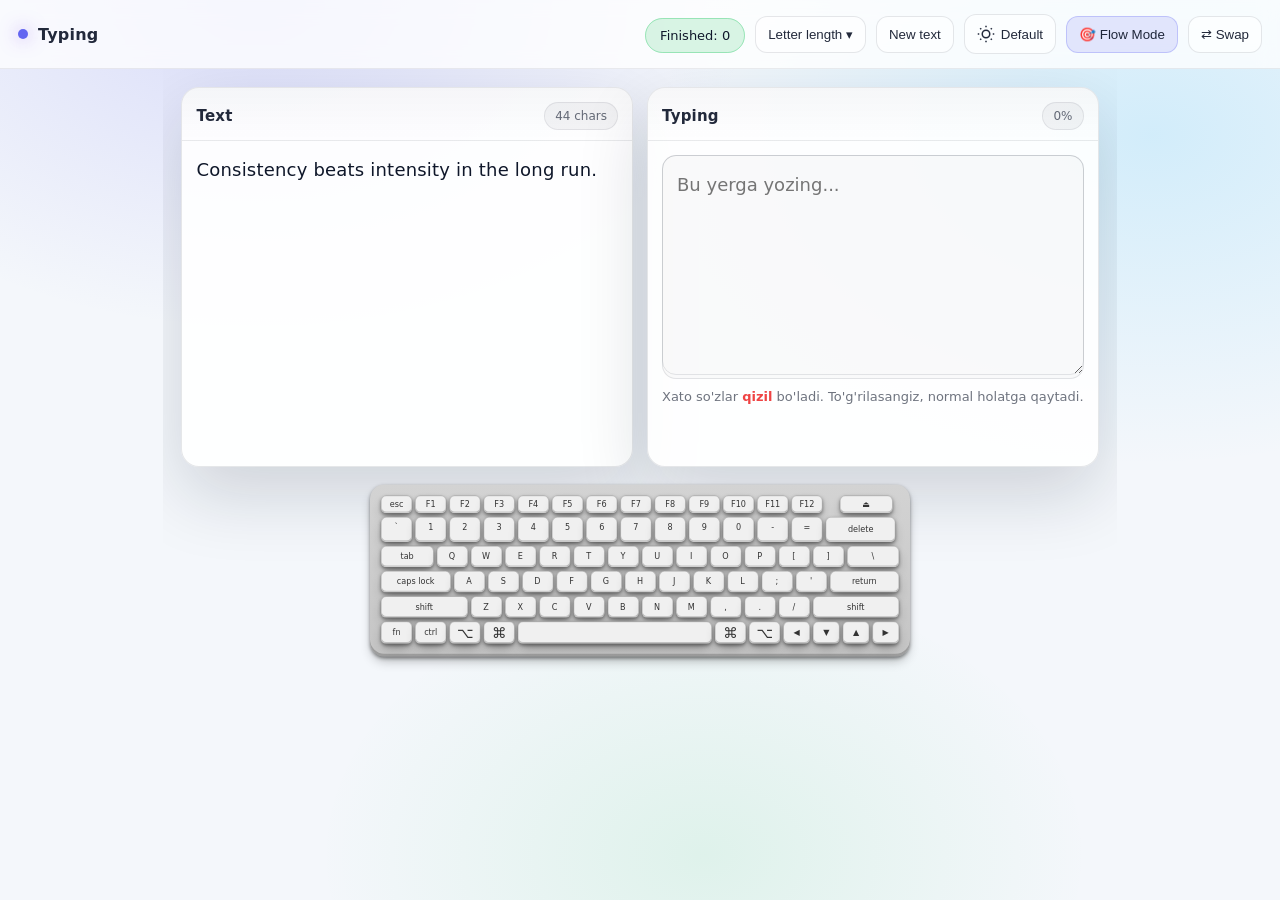
<file: frontend/index.html>
<!DOCTYPE html>
<html lang="uz">
<head>
  <meta charset="UTF-8" />
  <meta name="viewport" content="width=device-width, initial-scale=1.0"/>
  <title>Typing Practice</title>
  <link rel="stylesheet" href="style.css"/>
</head>
<body>

  <header class="topbar">
    <div class="brand">
      <span class="logo-dot"></span>
      <span class="brand-title">Typing</span>
    </div>
        <div class="topbar-actions">
          <div class="stats">
            <span class="pill" id="userFinishedPill">Finished: 0</span>
          </div>

          <div class="dropdown">
            <button id="lengthBtn" class="btn ghost" type="button">Letter length ▾</button>
            <div id="lengthMenu" class="menu hidden">
              <button class="menu-item" data-length="short">Kam</button>
              <button class="menu-item" data-length="medium">O'rtacha</button>
              <button class="menu-item" data-length="long">Uzunroq</button>
              <button class="menu-item" data-length="xlong">Juda uzun</button>
            </div>
          </div>

          <button id="newTextBtn" class="btn ghost">New text</button>
          
          <!-- 🎨 THEME SWITCHER BUTTON -->
          <button id="themeBtn" class="btn ghost" title="Fonni o'zgartirish">
            <svg width="18" height="18" viewBox="0 0 24 24" fill="none" stroke="currentColor" stroke-width="2">
              <circle cx="12" cy="12" r="5"></circle>
              <line x1="12" y1="1" x2="12" y2="3"></line>
              <line x1="12" y1="21" x2="12" y2="23"></line>
              <line x1="4.22" y1="4.22" x2="5.64" y2="5.64"></line>
              <line x1="18.36" y1="18.36" x2="19.78" y2="19.78"></line>
              <line x1="1" y1="12" x2="3" y2="12"></line>
              <line x1="21" y1="12" x2="23" y2="12"></line>
              <line x1="4.22" y1="19.78" x2="5.64" y2="18.36"></line>
              <line x1="18.36" y1="5.64" x2="19.78" y2="4.22"></line>
            </svg>
            <span id="themeName">Default</span>
          </button>
          
          <button id="modeToggle" class="btn primary" title="Rejimni o'zgartirish">
            <span id="modeIcon">🎯</span>
            <span id="modeName">Flow Mode</span>
          </button>
          
          <button id="swapBtn" class="btn ghost classic-only" title="Panel joyini almashtirish">⇄ Swap</button>
        </div>

  </header>

  <main class="page">
    
    <!-- 🎯 FLOW MODE (MonkeyType style) -->
    <section class="flow-mode hidden" id="flowMode">
      <!-- Timer selector -->
      <div class="flow-config">
        <div class="timer-selector">
          <button class="timer-btn" data-time="15">15s</button>
          <button class="timer-btn active" data-time="30">30s</button>
          <button class="timer-btn" data-time="60">60s</button>
        </div>
      </div>

      <!-- Live stats -->
      <div class="flow-stats">
        <div class="stat">
          <div class="stat-value" id="flowWpm">0</div>
          <div class="stat-label">wpm</div>
        </div>
        <div class="stat">
          <div class="stat-value" id="flowAcc">100%</div>
          <div class="stat-label">accuracy</div>
        </div>
        <div class="stat">
          <div class="stat-value" id="flowTime">30</div>
          <div class="stat-label">time</div>
        </div>
      </div>

      <!-- Words container -->
      <div class="flow-words-container">
        <div class="flow-words" id="flowWords"></div>
        <input type="text" id="flowInput" class="flow-input" autocomplete="off" autocorrect="off" spellcheck="false">
      </div>

      <!-- Result screen -->
      <div class="flow-result hidden" id="flowResult">
        <h2 class="result-title">Test yakunlandi! 🎉</h2>
        <div class="result-stats">
          <div class="result-stat-big">
            <div class="result-value" id="resultWpm">0</div>
            <div class="result-label">WPM</div>
          </div>
          <div class="result-stat-big">
            <div class="result-value" id="resultAcc">100%</div>
            <div class="result-label">Accuracy</div>
          </div>
        </div>
        <div class="result-details">
          <div class="result-detail">
            <span class="detail-label">To'g'ri so'zlar:</span>
            <span class="detail-value" id="resultCorrect">0</span>
          </div>
          <div class="result-detail">
            <span class="detail-label">Xato so'zlar:</span>
            <span class="detail-value" id="resultWrong">0</span>
          </div>
          <div class="result-detail">
            <span class="detail-label">Vaqt:</span>
            <span class="detail-value" id="resultTime">30s</span>
          </div>
        </div>
        <button class="result-btn" id="flowRetry">
          <svg width="20" height="20" viewBox="0 0 24 24" fill="none" stroke="currentColor" stroke-width="2">
            <polyline points="1 4 1 10 7 10"></polyline>
            <path d="M3.51 15a9 9 0 1 0 2.13-9.36L1 10"></path>
          </svg>
          Qayta urinish (Enter)
        </button>
      </div>
    </section>

    <!-- 📋 CLASSIC MODE (Original two-panel style) -->
    <section class="panels" id="panels">
      <!-- LEFT: SOURCE TEXT -->
      <div class="panel card" id="sourcePanel">
        <div class="panel-head">
          <h2 class="panel-title">Text</h2>
          <div class="panel-meta">
            <span class="pill" id="textLenPill">0 chars</span>
          </div>
        </div>

        <div class="panel-body">
          <div id="sourceText" class="source-text" aria-label="Random text"></div>
        </div>
      </div>

      <!-- RIGHT: TYPING -->
      <div class="panel card" id="typingPanel">
        <div class="panel-head">
          <h2 class="panel-title">Typing</h2>
          <div class="panel-meta">
            <span class="pill" id="progressPill">0%</span>
          </div>
        </div>

        <div class="panel-body">
          <!-- overlay: colored compare output -->
          <div class="typing-wrap">
            <div id="compareView" class="compare-view" aria-hidden="true"></div>
            <textarea
              id="typingInput"
              class="typing-input"
              placeholder="Bu yerga yozing..."
              autocomplete="off"
              autocorrect="off"
              autocapitalize="off"
              spellcheck="false"
            ></textarea>
          </div>

          <div class="hint">
            Xato so'zlar <span class="hint-bad">qizil</span> bo'ladi. To'g'rilasangiz, normal holatga qaytadi.
          </div>
            <button id="doneBtn" class="done-btn hidden" type="button">✅ Tayyor</button>

        </div>
      </div>
    </section>

    <section class="keyboard-area">
      <!-- ====== KEYBOARD ====== -->
      <div class="keyboard" id="keyboard">
        <div class="row">
          <div class="key function-key">esc</div>
          <div class="key function-key">F1</div>
          <div class="key function-key">F2</div>
          <div class="key function-key">F3</div>
          <div class="key function-key">F4</div>
          <div class="key function-key">F5</div>
          <div class="key function-key">F6</div>
          <div class="key function-key">F7</div>
          <div class="key function-key">F8</div>
          <div class="key function-key">F9</div>
          <div class="key function-key">F10</div>
          <div class="key function-key">F11</div>
          <div class="key function-key">F12</div>
          <div class="key eject-key">⏏</div>
        </div>

        <div class="row">
          <div class="key">`</div>
          <div class="key">1</div>
          <div class="key">2</div>
          <div class="key">3</div>
          <div class="key">4</div>
          <div class="key">5</div>
          <div class="key">6</div>
          <div class="key">7</div>
          <div class="key">8</div>
          <div class="key">9</div>
          <div class="key">0</div>
          <div class="key">-</div>
          <div class="key">=</div>
          <div class="key delete-key">delete</div>
        </div>

        <div class="row">
          <div class="key tab-key">tab</div>
          <div class="key">Q</div>
          <div class="key">W</div>
          <div class="key">E</div>
          <div class="key">R</div>
          <div class="key">T</div>
          <div class="key">Y</div>
          <div class="key">U</div>
          <div class="key">I</div>
          <div class="key">O</div>
          <div class="key">P</div>
          <div class="key">[</div>
          <div class="key">]</div>
          <div class="key backslash-key">\</div>
        </div>

        <div class="row">
          <div class="key caps-lock-key">caps lock</div>
          <div class="key">A</div>
          <div class="key">S</div>
          <div class="key">D</div>
          <div class="key">F</div>
          <div class="key">G</div>
          <div class="key">H</div>
          <div class="key">J</div>
          <div class="key">K</div>
          <div class="key">L</div>
          <div class="key">;</div>
          <div class="key">'</div>
          <div class="key return-key">return</div>
        </div>

        <div class="row">
          <div class="key shift-key">shift</div>
          <div class="key">Z</div>
          <div class="key">X</div>
          <div class="key">C</div>
          <div class="key">V</div>
          <div class="key">B</div>
          <div class="key">N</div>
          <div class="key">M</div>
          <div class="key">,</div>
          <div class="key">.</div>
          <div class="key">/</div>
          <div class="key shift-key">shift</div>
        </div>

        <div class="row">
          <div class="key">fn</div>
          <div class="key ctrl-key">ctrl</div>
          <div class="key alt-key">⌥</div>
          <div class="key command-key">⌘</div>
          <div class="key space-key"></div>
          <div class="key command-key">⌘</div>
          <div class="key alt-key">⌥</div>
          <div class="key arrow-key">◀</div>
          <div class="key arrow-key">▼</div>
          <div class="key arrow-key">▲</div>
          <div class="key arrow-key">▶</div>
        </div>
      </div>
      <!-- ====== /KEYBOARD ====== -->
    </section>
  </main>

  <script src="app.js"></script>
</body>
</html>
</file>
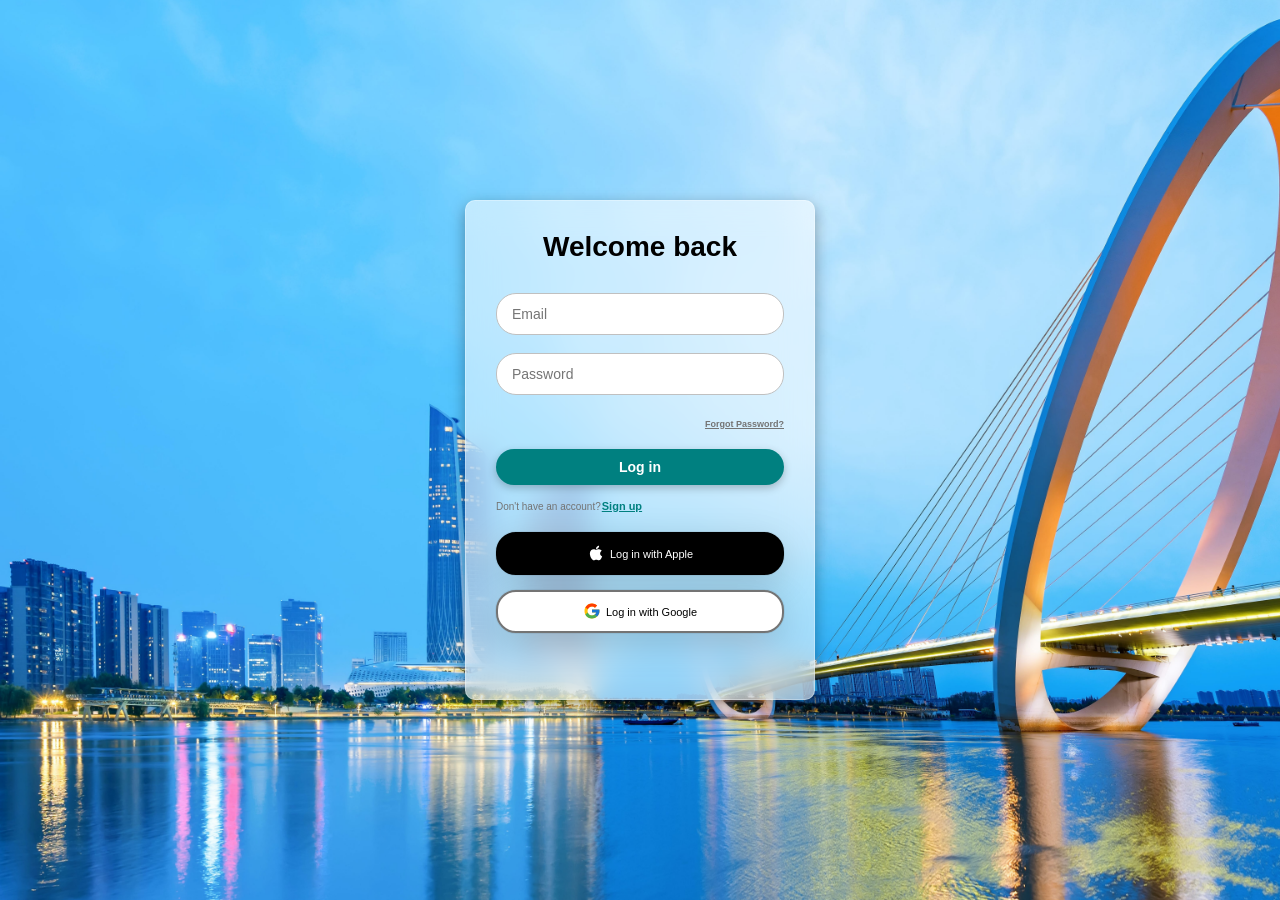
<file: frontend/login.html>
<!DOCTYPE html>
<html lang="en">
<head>
  <meta charset="UTF-8" />
  <meta name="viewport" content="width=device-width, initial-scale=1.0" />
  <title>Login</title>
  <link rel="stylesheet" href="login.css" />
</head>

<body class="page-center" id="loginPage">

  <div class="form-container" id="loginCard">
    <!-- ✅ Alert overlay shu yerga chiqadi -->
    <div id="loginToastArea" class="toast-area" aria-live="polite"></div>

    <p class="title">Welcome back</p>

    <form class="form" id="loginForm">
      <input
        type="email"
        class="input"
        placeholder="Email"
        id="email"
        required
        autocomplete="username"
      />

      <input
        type="password"
        class="input"
        placeholder="Password"
        id="password"
        required
        autocomplete="current-password"
      />

      <p class="page-link">
        <span class="page-link-label">Forgot Password?</span>
      </p>

      <button class="form-btn" id="loginBtn" type="submit">Log in</button>
    </form>

    <p class="sign-up-label">
      Don't have an account?<span class="sign-up-link" onclick="window.location.href='register.html'">Sign up</span>
    </p>

    <div class="buttons-container">
      <div class="apple-login-button">
        <svg stroke="currentColor" fill="currentColor" stroke-width="0" class="apple-icon" viewBox="0 0 1024 1024" height="1em" width="1em" xmlns="http://www.w3.org/2000/svg">
          <path d="M747.4 535.7c-.4-68.2 30.5-119.6 92.9-157.5-34.9-50-87.7-77.5-157.3-82.8-65.9-5.2-138 38.4-164.4 38.4-27.9 0-91.7-36.6-141.9-36.6C273.1 298.8 163 379.8 163 544.6c0 48.7 8.9 99 26.7 150.8 23.8 68.2 109.6 235.3 199.1 232.6 46.8-1.1 79.9-33.2 140.8-33.2 59.1 0 89.7 33.2 141.9 33.2 90.3-1.3 167.9-153.2 190.5-221.6-121.1-57.1-114.6-167.2-114.6-170.7zm-105.1-305c50.7-60.2 46.1-115 44.6-134.7-44.8 2.6-96.6 30.5-126.1 64.8-32.5 36.8-51.6 82.3-47.5 133.6 48.4 3.7 92.6-21.2 129-63.7z"></path>
        </svg>
        <span>Log in with Apple</span>
      </div>

      <div class="google-login-button">
        <svg stroke="currentColor" fill="currentColor" stroke-width="0" version="1.1" x="0px" y="0px" class="google-icon" viewBox="0 0 48 48" height="1em" width="1em" xmlns="http://www.w3.org/2000/svg">
          <path fill="#FFC107" d="M43.611,20.083H42V20H24v8h11.303c-1.649,4.657-6.08,8-11.303,8c-6.627,0-12-5.373-12-12
	c0-6.627,5.373-12,12-12c3.059,0,5.842,1.154,7.961,3.039l5.657-5.657C34.046,6.053,29.268,4,24,4C12.955,4,4,12.955,4,24
	c0,11.045,8.955,20,20,20c11.045,0,20-8.955,20-20C44,22.659,43.862,21.35,43.611,20.083z"></path>
          <path fill="#FF3D00" d="M6.306,14.691l6.571,4.819C14.655,15.108,18.961,12,24,12c3.059,0,5.842,1.154,7.961,3.039l5.657-5.657
	C34.046,6.053,29.268,4,24,4C16.318,4,9.656,8.337,6.306,14.691z"></path>
          <path fill="#4CAF50" d="M24,44c5.166,0,9.86-1.977,13.409-5.192l-6.19-5.238C29.211,35.091,26.715,36,24,36
	c-5.202,0-9.619-3.317-11.283-7.946l-6.522,5.025C9.505,39.556,16.227,44,24,44z"></path>
          <path fill="#1976D2" d="M43.611,20.083H42V20H24v8h11.303c-0.792,2.237-2.231,4.166-4.087,5.571
	c0.001-0.001,0.002-0.001,0.003-0.002l6.19,5.238C36.971,39.205,44,34,44,24C44,22.659,43.862,21.35,43.611,20.083z"></path>
        </svg>
        <span>Log in with Google</span>
      </div>
    </div>
  </div>

  <script src="login.js"></script>
</body>
</html>
</file>
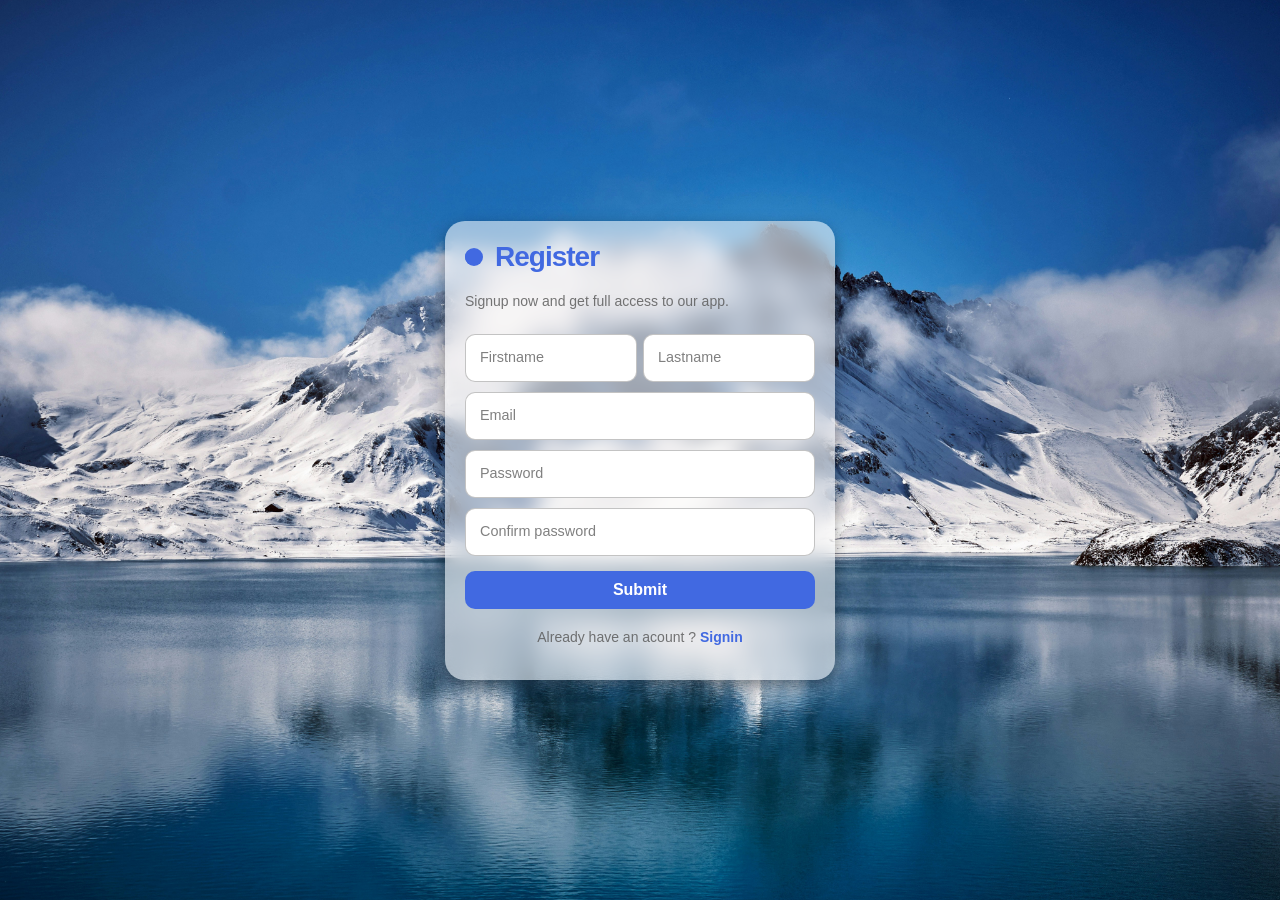
<file: frontend/register.html>
<!DOCTYPE html>
<html lang="uz">
<head>
  <meta charset="UTF-8" />
  <meta name="viewport" content="width=device-width, initial-scale=1.0" />
  <title>Register</title>
  <style>
    /* UMUMIY STILLAR */
    .page-center {
      margin: 0;
      padding: 0;
      min-height: 100vh;
      display: flex;
      justify-content: center;
      align-items: center;
      background-image: url('images/alps.jpeg');
      background-size: cover;
      background-position: center;
      background-repeat: no-repeat;
      background-attachment: fixed;
      font-family: "Lucida Sans", sans-serif;
    }

    /* REGISTER FORM */
    #registerPage .form {
      display: flex;
      flex-direction: column;
      gap: 10px;
      max-width: 350px;
      background-color: rgba(255, 255, 255, 0.55); /* 0.85 = 85% shaffof emas */
      backdrop-filter: blur(10px); /* Orqa fonni blur qiladi */
      padding: 20px;
      border-radius: 20px;
      box-shadow: rgba(0, 0, 0, 0.35) 0px 5px 15px;
    }
    #registerPage .title {
      font-size: 28px;
      color: royalblue;
      font-weight: 600;
      letter-spacing: -1px;
      display: flex;
      align-items: center;
      padding-left: 30px;
      margin: 0 0 10px 0;
      position: relative;
    }

    #registerPage .title::before,
    #registerPage .title::after {
      position: absolute;
      content: "";
      height: 16px;
      width: 16px;
      border-radius: 50%;
      left: 0px;
      background-color: royalblue;
    }

    #registerPage .title::after {
      width: 18px;
      height: 18px;
      animation: pulse 1s linear infinite;
    }

    #registerPage .message,
    #registerPage .signin {
      color: rgba(88, 87, 87, 0.822);
      font-size: 14px;
      margin: 0 0 15px 0;
    }

    #registerPage .signin {
      text-align: center;
      margin-top: 10px;
    }

    #registerPage .signin a {
      color: royalblue;
      text-decoration: none;
      font-weight: 600;
    }

    #registerPage .flex {
      display: flex;
      width: 100%;
      gap: 6px;
    }

    #registerPage .form label {
      position: relative;
      display: block;
      width: 100%;
    }

    #registerPage .form label .input {
      width: 100%;
      padding: 10px 10px 20px 10px;
      outline: 0;
      border: 1px solid rgba(105, 105, 105, 0.397);
      border-radius: 10px;
      box-sizing: border-box;
      font-size: 14px;
      transition: border-color 0.3s ease;
    }

    #registerPage .form label .input:focus {
      border-color: royalblue;
    }

    #registerPage .form label .input + span {
      position: absolute;
      left: 10px;
      top: 15px;
      color: grey;
      font-size: 0.9em;
      cursor: text;
      transition: 0.3s ease;
      pointer-events: none;
      background: white;
      padding: 0 5px;
    }

    #registerPage .form label .input:focus + span,
    #registerPage .form label .input:valid + span {
      top: 30px;
      font-size: 0.7em;
      font-weight: 600;
    }

    #registerPage .form label .input:valid + span {
      color: green;
    }

    #registerPage .submit {
      border: none;
      outline: none;
      background-color: royalblue;
      padding: 10px;
      border-radius: 10px;
      color: #fff;
      font-size: 16px;
      font-weight: 600;
      cursor: pointer;
      transition: all 0.3s ease;
      margin-top: 5px;
    }

    #registerPage .submit:hover {
      background-color: rgb(56, 90, 194);
      transform: translateY(-1px);
    }

    @keyframes pulse {
      from {
        transform: scale(0.9);
        opacity: 1;
      }
      to {
        transform: scale(1.8);
        opacity: 0;
      }
    }
  </style>
</head>
<body class="page-center" id="registerPage">
  <!-- From Uiverse.io by Yaya12085 -->
  <form class="form" id="registerForm">
      <p class="title">Register</p>
      <p class="message">Signup now and get full access to our app.</p>

      <div class="flex">
          <label>
              <input required placeholder="" type="text" class="input" id="firstname">
              <span>Firstname</span>
          </label>

          <label>
              <input required placeholder="" type="text" class="input" id="lastname">
              <span>Lastname</span>
          </label>
      </div>

      <label>
          <input required placeholder="" type="email" class="input" id="email">
          <span>Email</span>
      </label>

      <label>
          <input required placeholder="" type="password" class="input" id="password">
          <span>Password</span>
      </label>

      <label>
          <input required placeholder="" type="password" class="input" id="confirm_password">
          <span>Confirm password</span>
      </label>

      <button class="submit" type="submit" id="submitBtn">Submit</button>

      <p class="signin">
        Already have an acount ? <a href="login.html">Signin</a>
      </p>
  </form>

  <script src="register.js"></script>
</body>
</html>
</file>
<file: frontend/style.css>
/* =========================================================
   1) BASE (SENING ASOSIY SAYT STILING)
   ========================================================= */
:root{
  --bg: #f4f7fb;                 /* sahifa foni */
  --panel: #ffffff;              /* card */
  --panel-2: #ffffff;
  --stroke: rgba(15,23,42,0.08); /* border */
  --text: rgba(15,23,42,0.92);   /* asosiy text */
  --muted: rgba(15,23,42,0.60);  /* ikkilamchi text */
  --good: #16a34a;
  --bad: #ef4444;
  --accent: #6366f1;             /* zamonaviy indigo */
  --shadow: 0 28px 70px rgba(15,23,42,0.16);

  /* Alert ranglari */
  --danger: #f85149;
  --danger-text: #b42318;
  --danger-border: rgba(248,81,73,0.55);
}

*{ box-sizing: border-box; }
html, body{ 
  height: 100%; 
  overflow: hidden; /* No scroll! */
}

body{
  margin: 0;
  font-family: system-ui, -apple-system, Segoe UI, Roboto, Arial, sans-serif;
  background:
    radial-gradient(900px 600px at 20% 0%, rgba(99,102,241,0.18), transparent 55%),
    radial-gradient(900px 600px at 90% 15%, rgba(56,189,248,0.18), transparent 55%),
    radial-gradient(700px 500px at 55% 95%, rgba(34,197,94,0.10), transparent 55%),
    var(--bg);
  color: var(--text);
  display: flex;
  flex-direction: column;
}

/* =========================================================
   2) TOPBAR
   ========================================================= */
.topbar{
  position: sticky;
  top: 0;
  z-index: 5;
  display:flex;
  align-items:center;
  justify-content: space-between;
  padding: 14px 18px;
  border-bottom: 1px solid rgba(15,23,42,0.08);
  backdrop-filter: blur(10px);
  background: rgba(255,255,255,0.75);
}

.brand{
  display:flex;
  align-items:center;
  gap: 10px;
}
.logo-dot{
  width: 10px; height: 10px;
  border-radius: 999px;
  background: var(--accent);
  box-shadow: 0 0 18px rgba(124,58,237,0.55);
}
.brand-title{ font-weight: 700; letter-spacing: 0.2px; }

.topbar-actions{
  display:flex;
  gap: 10px;
  align-items: center;
}

/* Buttons (topbar) */
.btn{
  border: 1px solid rgba(15,23,42,0.10);
  padding: 10px 12px;
  border-radius: 12px;
  background: rgba(255,255,255,0.80);
  color: rgba(15,23,42,0.92);
  cursor: pointer;
  transition: transform .08s, background-color .2s, border-color .2s, box-shadow .2s;
}
.btn:hover{
  background: #ffffff;
  box-shadow: 0 10px 22px rgba(15,23,42,0.08);
}
.btn:active{ transform: translateY(1px); }

.btn.primary{
  background: rgba(99,102,241,0.15);
  border-color: rgba(99,102,241,0.28);
}
.btn.primary:hover{
  background: rgba(99,102,241,0.22);
}
.btn.ghost{
  background: rgba(255,255,255,0.55);
}

/* =========================================================
   3) MAIN LAYOUT (typing project)
   ========================================================= */
.page{
  max-width: 1200px;
  margin: 0 auto;
  padding: 18px 18px 26px;
  flex: 1;
  display: flex;
  flex-direction: column;
  overflow: hidden;
}

.panels{
  display: grid;
  grid-template-columns: 1fr 1fr;
  gap: 14px;
  align-items: stretch;
}

.card{
  background: rgba(255,255,255,0.90);
  border: 1px solid rgba(15,23,42,0.10);
  border-radius: 18px;
  box-shadow: var(--shadow);
  overflow: hidden;
}
.card:hover{
  box-shadow: 0 34px 85px rgba(15,23,42,0.20);
}

.panel-head{
  display:flex;
  align-items:center;
  justify-content: space-between;
  padding: 14px 14px 10px;
  border-bottom: 1px solid rgba(15,23,42,0.06);
  background: linear-gradient(180deg, rgba(15,23,42,0.03), transparent);
}
.panel-title{
  margin: 0;
  font-size: 15px;
  letter-spacing: 0.2px;
}
.panel-meta{ display:flex; gap: 8px; align-items:center; }

.pill{
  font-size: 12px;
  padding: 6px 10px;
  border-radius: 999px;
  background: rgba(15,23,42,0.04);
  border: 1px solid rgba(15,23,42,0.08);
  color: rgba(15,23,42,0.62);
}

.panel-body{
  padding: 14px;
  min-height: 260px;
}

.source-text{
  font-size: var(--textSize, 18px);
  line-height: 1.65;
  color: #0f172a;
  letter-spacing: 0.2px;
  word-wrap: break-word;
}

/* Typing Compare */
.typing-wrap{
  position: relative;
  min-height: 220px;
}

.compare-view{
  position: absolute;
  inset: 0;
  padding: 14px;
  border-radius: 14px;
  background: rgba(15,23,42,0.02);
  border: 1px solid rgba(15,23,42,0.10);
  color: #0f172a;
  font-size: var(--textSize, 18px);
  line-height: 1.65;
  white-space: pre-wrap;
  word-break: break-word;
  pointer-events: none;
  font-family: inherit;
}

.typing-input{
  position: relative;
  width: 100%;
  min-height: 220px;
  padding: 14px;
  border-radius: 14px;
  background: transparent;
  border: 1px solid rgba(15,23,42,0.10);
  outline: none;
  resize: vertical;

  color: transparent;
  caret-color: rgba(15,23,42,0.90);
  font-size: var(--textSize, 18px);
  line-height: 1.65;
  font-family: inherit;
  white-space: pre-wrap;
  word-break: break-word;
  tab-size: 4;
}

.hint{
  margin-top: 10px;
  font-size: 13px;
  color: var(--muted);
}
.hint-bad{ color: var(--bad); font-weight: 700; }

/* compare word styles */
.w-ok{ color: #0f172a; }
.w-bad{
  color: var(--bad);
  text-decoration: underline;
  text-decoration-color: rgba(255,90,106,0.65);
  text-decoration-thickness: 2px;
}
.w-next{
  color: #0f172a;
  background: rgba(99,102,241,0.14);
  border-radius: 6px;
  padding: 0 4px;
}

/* Keyboard area */
.keyboard-area{
  margin-top: 0.5rem;
  display:flex;
  justify-content: center;
  flex-shrink: 0;
}

@media (max-width: 980px){
  .panels{ grid-template-columns: 1fr; }
}

/* =========================================================
   4) YOUR KEYBOARD CSS (AS IS)
   ========================================================= */
.keyboard {
  display: flex;
  flex-direction: column;
  gap: 4px;
  padding: 12px;
  padding-bottom: 14px;
  border-radius: 16px;
  background-color: #d3d3d3;
  background-image: linear-gradient(to bottom, #d3d3d3, #c5c5c5);
  box-shadow:
    rgba(0, 0, 0, 0.4) 0px 2px 4px,
    rgba(0, 0, 0, 0.3) 0px 7px 13px -3px,
    rgba(0, 0, 0, 0.2) 0px -3px 0px inset;
  width: 600px;
  user-select: none;
  transform: scale(0.9);
}

.row { display: flex; gap: 3px; }

.key {
  background-color: #f0f0f0;
  border: 1px solid #0003;
  border-radius: 6px;
  box-shadow:
    rgba(0, 0, 0, 0.4) 0px 2px 4px,
    rgba(0, 0, 0, 0.3) 0px 7px 13px -3px,
    rgba(0, 0, 0, 0.2) 0px -1px 0px inset;
  min-width: 35px;
  text-align: center;
  padding: 6px 4px;
  font-size: 9px;
  color: #333;
  cursor: pointer;
  transition: box-shadow 0.2s, background-color 0.2s, transform 0.1s;
}

.key:hover {
  background-color: #e0e0e0;
  transform: translateY(-2px);
  box-shadow:
    rgba(0, 0, 0, 0.4) 0px 2px 5px,
    rgba(0, 0, 0, 0.3) 0px 7px 16px -3px,
    rgba(0, 0, 0, 0.2) 0px -1px 0px inset;
}

.key:active {
  transform: translateY(1px);
  box-shadow:
    rgba(0, 0, 0, 0.4) 0px 2px 3px,
    rgba(0, 0, 0, 0.3) 0px 5px 10px -3px,
    rgba(0, 0, 0, 0.2) 0px -1px 0px inset;
}

.function-key { max-height: 25px; padding: 4px; }
.eject-key { margin-left: 16px; padding: 4px 24px; }
.delete-key { padding: 8px 24px; }
.tab-key, .backslash-key, .caps-lock-key, .return-key { flex: 2; }
.shift-key { flex: 3; }
.space-key { flex: 5; padding: 8px; min-width: 175px; }
.command-key, .alt-key { min-width: 35px; padding: 2px; font-size: 16px; }
.arrow-key { min-width: 30px; }

.key.is-pressed{
  background-color: #9ec5ff !important;
  transform: translateY(1px);
  box-shadow:
    rgba(0, 0, 0, 0.35) 0px 2px 3px,
    rgba(0, 0, 0, 0.25) 0px 5px 10px -3px,
    rgba(0, 0, 0, 0.18) 0px -1px 0px inset;
}

/* Dropdown */
.dropdown{ position: relative; display: inline-block; }
.menu{
  position: absolute;
  right: 0;
  top: calc(100% + 8px);
  min-width: 180px;
  padding: 8px;
  border-radius: 14px;
  border: 1px solid rgba(255,255,255,0.12);
  background: rgba(10,14,24,0.92);
  backdrop-filter: blur(10px);
  box-shadow: 0 16px 36px rgba(0,0,0,0.45);
  z-index: 10;
}
.menu.hidden{ display:none; }
.menu-item{
  width: 100%;
  text-align: left;
  padding: 10px 10px;
  border-radius: 10px;
  background: transparent;
  border: 1px solid transparent;
  color: rgba(255,255,255,0.88);
  cursor: pointer;
}
.menu-item:hover{
  background: rgba(255,255,255,0.08);
  border-color: rgba(255,255,255,0.10);
}

/* Done button */
#typingPanel .panel-body{
  position: relative;
  padding-bottom: 62px;
}
.done-btn{
  position: absolute;
  right: 14px;
  bottom: 14px;
  padding: 10px 16px;
  border-radius: 14px;
  border: 1px solid rgba(34,197,94,0.45);
  background: rgba(34,197,94,0.22);
  color: #0f172a;
  font-weight: 700;
  font-size: 13px;
  cursor: pointer;
  box-shadow: 0 8px 18px rgba(0,0,0,0.25);
  transition: transform .08s, background-color .2s, box-shadow .2s;
}
.done-btn:hover{
  background: rgba(34,197,94,0.30);
  box-shadow: 0 10px 22px rgba(34,197,94,0.18);
}
.done-btn:active{ transform: translateY(1px); }
.done-btn.hidden{ display:none; }

#userFinishedPill{
  font-size: 13px;
  padding: 9px 14px;
  border-radius: 999px;
  background: rgba(34,197,94,0.16);
  border: 1px solid rgba(34,197,94,0.35);
  color: #0f172a;
  align-self: center;
  transform: translateY(2px);
}

/* =========================================================
   5) AUTH PAGES: LOGIN + REGISTER (TO'QNASHMASIN)
   ========================================================= */

/* Markazga qo'yish (login/register) */
.page-center{
  min-height: 100vh;
  display: grid;
  place-items: center;
  padding: 24px;
}

/* -------------------- LOGIN (Uiverse akshat-patel28) -------------------- */
/* Bu stillar faqat login sahifada ishlasin */
#loginPage .form-container {
  width: 350px;
  min-height: 500px;
  background-color: #fff;
  box-shadow: rgba(0, 0, 0, 0.22) 0px 12px 34px;
  border-radius: 14px;
  padding: 20px 30px;
  position: relative;
}

#loginPage .title {
  text-align: center;
  margin: 10px 0 26px 0;
  font-size: 28px;
  font-weight: 800;
  color: #3b5be6;
  position: relative;
  padding-left: 30px;
  display:flex;
  align-items:center;
  justify-content:center;
}
#loginPage .title::before{
  content:"";
  width: 16px;
  height: 16px;
  border-radius: 999px;
  background: rgba(68,98,232,0.25);
  box-shadow: 0 0 0 6px rgba(68,98,232,0.10);
  position: absolute;
  left: 0;
}

#loginPage .form{
  width: 100%;
  display: flex;
  flex-direction: column;
  gap: 16px;
  margin-bottom: 12px;
}

#loginPage .input{
  border-radius: 20px;
  border: 1px solid rgba(15,23,42,0.18);
  outline: 0;
  padding: 12px 15px;
  font-size: 14px;
  color: #0f172a;
  background: #fff;
}
#loginPage .input:focus{
  border-color: rgba(68,98,232,0.6);
  box-shadow: 0 0 0 4px rgba(68,98,232,0.12);
}

#loginPage .page-link{
  margin: 0;
  text-align: end;
  color: #747474;
  font-size: 12px;
}
#loginPage .page-link-label{
  cursor: pointer;
  text-decoration: underline;
  font-weight: 700;
}
#loginPage .page-link-label:hover{ color: #000; }

#loginPage .form-btn{
  padding: 10px 15px;
  border-radius: 20px;
  border: 0;
  outline: 0;
  background: teal;
  color: white;
  cursor: pointer;
  font-weight: 700;
  box-shadow: rgba(0, 0, 0, 0.18) 0px 8px 20px;
}
#loginPage .form-btn:active{ box-shadow: none; }

#loginPage .sign-up-label{
  margin: 0;
  font-size: 10px;
  color: #747474;
  text-align:center;
}
#loginPage .sign-up-link{
  margin-left: 4px;
  font-size: 11px;
  text-decoration: underline;
  text-decoration-color: teal;
  color: teal;
  cursor: pointer;
  font-weight: 800;
}

#loginPage .buttons-container{
  width: 100%;
  display: flex;
  flex-direction: column;
  margin-top: 16px;
  gap: 12px;
}

#loginPage .apple-login-button,
#loginPage .google-login-button{
  border-radius: 20px;
  padding: 10px 15px;
  box-shadow: rgba(0, 0, 0, 0.16) 0px 10px 36px 0px,
              rgba(0, 0, 0, 0.06) 0px 0px 0px 1px;
  cursor: pointer;
  display: flex;
  justify-content: center;
  align-items: center;
  font-size: 11px;
  gap: 6px;
}

#loginPage .apple-login-button{
  background-color: #000;
  color: #fff;
  border: 2px solid #000;
}
#loginPage .google-login-button{
  border: 2px solid #747474;
  background: #fff;
}
#loginPage .apple-icon,
#loginPage .google-icon{
  font-size: 18px;
  margin-bottom: 1px;
}

/* -------------------- REGISTER (Uiverse Yaya12085) -------------------- */
/* Bu stillar faqat register sahifada ishlasin */
#registerPage .form{
  display: flex;
  flex-direction: column;
  gap: 10px;
  width: 100%;
  max-width: 380px;
  background-color: #fff;
  padding: 20px;
  border-radius: 20px;
  position: relative;
  box-shadow: 0 12px 40px rgba(0,0,0,0.10);
}

#registerPage .title{
  font-size: 28px;
  color: royalblue;
  font-weight: 700;
  letter-spacing: -1px;
  position: relative;
  display: flex;
  align-items: center;
  padding-left: 30px;
  margin: 0 0 6px;
}

#registerPage .title::before,
#registerPage .title::after{
  position: absolute;
  content: "";
  height: 16px;
  width: 16px;
  border-radius: 50%;
  left: 0px;
  background-color: royalblue;
}
#registerPage .title::after{
  animation: pulse 1s linear infinite;
}

#registerPage .message,
#registerPage .signin{
  color: rgba(88, 87, 87, 0.822);
  font-size: 14px;
}

#registerPage .signin{ text-align: center; }
#registerPage .signin a { color: royalblue; }
#registerPage .signin a:hover { text-decoration: underline royalblue; }

#registerPage .flex{
  display: flex;
  width: 100%;
  gap: 6px;
}
#registerPage label{ position: relative; }

#registerPage label .input{
  width: 100%;
  padding: 10px 10px 20px 10px;
  outline: 0;
  border: 1px solid rgba(105, 105, 105, 0.397);
  border-radius: 10px;
  color: #0f172a;
}

#registerPage label .input + span{
  position: absolute;
  left: 10px;
  top: 15px;
  color: grey;
  font-size: 0.9em;
  cursor: text;
  transition: 0.3s ease;
}
#registerPage label .input:placeholder-shown + span{
  top: 15px;
  font-size: 0.9em;
}
#registerPage label .input:focus + span,
#registerPage label .input:valid + span{
  top: 30px;
  font-size: 0.7em;
  font-weight: 600;
}
#registerPage label .input:valid + span{ color: green; }

#registerPage .submit{
  border: none;
  outline: none;
  background-color: royalblue;
  padding: 10px;
  border-radius: 10px;
  color: #fff;
  font-size: 16px;
  transition: .3s ease;
  cursor: pointer;
}
#registerPage .submit:hover{ background-color: rgb(56, 90, 194); }

@media (max-width: 420px){
  #registerPage .flex{ flex-direction: column; }
}

@keyframes pulse{
  from{ transform: scale(0.9); opacity: 1; }
  to{ transform: scale(1.8); opacity: 0; }
}

/* =========================================================
   6) ALERT (Incorrect details) + LAYOUT SHIFT FIX
   ========================================================= */

/* error uchun joy oldindan reserv */
.error-slot{
  width: 100%;
  min-height: 62px;  /* ✅ xatolik chiqsa ham joy o'zgarmaydi */
  display: flex;
  align-items: center;
}

/* alert dizayn (Uiverse'ga o'xshash) */
.alert{
  width: 100%;
  border-radius: 12px;
  border: 1px solid var(--danger-border);
  background: linear-gradient(180deg, rgba(248,81,73,0.14), rgba(248,81,73,0.08));
  color: var(--danger-text);
  padding: 12px 44px 12px 12px;
  position: relative;
  display: flex;
  align-items: center;
  gap: 10px;
  box-shadow: 0 10px 24px rgba(248,81,73,0.12);
  overflow: hidden;
}
.alert::before{
  content:"";
  position:absolute;
  left:0; top:0; bottom:0;
  width: 4px;
  background: var(--danger);
}

.alert-icon{
  width: 26px;
  height: 26px;
  flex: 0 0 26px;
  display:grid;
  place-items:center;
}

.alert-text{
  font-weight: 800;
  font-size: 14px;
  color: #7a1c1c;
}

.alert-close{
  position:absolute;
  right: 10px;
  top: 50%;
  transform: translateY(-50%);
  width: 28px;
  height: 28px;
  border-radius: 9px;
  border: 1px solid var(--danger-border);
  background: rgba(248,81,73,0.10);
  cursor:pointer;
  display:grid;
  place-items:center;
  opacity: .8;
  transition: opacity .15s ease, transform .15s ease, background .15s ease;
}
.alert-close:hover{
  opacity: 1;
  background: rgba(248,81,73,0.16);
}
.alert-close:active{
  transform: translateY(-50%) scale(0.98);
}

/* Shake (bitta marta) */
@keyframes shake{
  0% { transform: translateX(0); }
  12% { transform: translateX(-10px); }
  24% { transform: translateX(10px); }
  36% { transform: translateX(-8px); }
  48% { transform: translateX(8px); }
  60% { transform: translateX(-6px); }
  72% { transform: translateX(6px); }
  84% { transform: translateX(-3px); }
  100% { transform: translateX(0); }
}
.shake{ animation: shake 0.55s ease both; }

/* Smooth hide */
.fade-out{
  opacity: 0;
  transform: translateY(-4px);
  transition: opacity .22s ease, transform .22s ease;
}

/* ============================================
   THEME SWITCHER STYLES
   ============================================ */

/* Theme button styling */
#themeBtn {
  display: flex;
  align-items: center;
  gap: 6px;
  transition: transform 0.1s ease;
}

#themeBtn svg {
  transition: transform 0.3s ease;
}

#themeBtn:hover svg {
  transform: rotate(20deg);
}

/* ============================================
   THEME 2: FLOWERS (✅ SHAFFOFROQ)
   ============================================ */

body.theme-flowers {
  background: url('flowers-bg.jpg') center/cover no-repeat fixed;
}

body.theme-flowers::before {
  content: '';
  position: fixed;
  top: 0;
  left: 0;
  right: 0;
  bottom: 0;
  background: rgba(255, 255, 255, 0.00);
  backdrop-filter: none;
  z-index: -1;
  pointer-events: none;
}

/* Flowers - shaffof cardlar */
body.theme-flowers .card {
  background: rgba(255, 255, 255, 0.35);
  backdrop-filter: blur(10px);
  border: 1px solid rgba(255, 255, 255, 0.3);
}

/* Flowers - shaffof klaviatura */
body.theme-flowers .keyboard {
  background: rgba(211, 211, 211, 0.35);
  backdrop-filter: blur(10px);
  border: 1px solid rgba(255, 255, 255, 0.3);
}

body.theme-flowers .key {
  background: rgba(240, 240, 240, 0.50);
  backdrop-filter: blur(5px);
}

/* ============================================
   THEME 3: MOUNTAIN LAKE (✅ FON KO'RINADI)
   ============================================ */

body.theme-mountain {
  background: url('mountain-bg.jpeg') center/cover no-repeat fixed !important;
}

body.theme-mountain::before {
  content: '';
  position: fixed;
  top: 0;
  left: 0;
  right: 0;
  bottom: 0;
  background: rgba(0, 0, 0, 0.00);
  backdrop-filter: none;
  z-index: -1;
  pointer-events: none;
}
/* Mountain - shaffof cardlar (YANGI QO'SHISH) */
body.theme-mountain .card {
  background: rgba(255, 255, 255, 0.35);
  backdrop-filter: blur(10px);
  border: 1px solid rgba(255, 255, 255, 0.3);
}

/* Mountain - shaffof klaviatura (YANGI QO'SHISH) */
body.theme-mountain .keyboard {
  background: rgba(211, 211, 211, 0.35);
  backdrop-filter: blur(10px);
  border: 1px solid rgba(255, 255, 255, 0.3);
}

body.theme-mountain .key {
  background: rgba(240, 240, 240, 0.50);
  backdrop-filter: blur(5px);
}
/* ============================================
   THEME 4: ALPINE VILLAGE (✅ SHAFFOFROQ)
   ============================================ */

body.theme-alpine {
  background: url('alpine-bg.jpg') center/cover no-repeat fixed;
}

body.theme-alpine::before {
  content: '';
  position: fixed;
  top: 0;
  left: 0;
  right: 0;
  bottom: 0;
  background: rgba(255, 255, 255, 0.00);
  backdrop-filter: none;
  z-index: -1;
  pointer-events: none;
}

/* Alpine - shaffof cardlar */
body.theme-alpine .card {
  background: rgba(255, 255, 255, 0.35);
  backdrop-filter: blur(10px);
  border: 1px solid rgba(255, 255, 255, 0.3);
}

/* Alpine - shaffof klaviatura */
body.theme-alpine .keyboard {
  background: rgba(211, 211, 211, 0.35);
  backdrop-filter: blur(10px);
  border: 1px solid rgba(255, 255, 255, 0.3);
}

body.theme-alpine .key {
  background: rgba(240, 240, 240, 0.50);
  backdrop-filter: blur(5px);
}

/* ============================================
   THEME 5: DARK MODE (✅ QORA GRADIENT)
   ============================================ */

body.theme-dark {
  background: linear-gradient(135deg, #0f0f1e 0%, #1a1a2e 50%, #16213e 100%) !important;
  color: #e0e0e0;
}

/* Dark mode - topbar */
body.theme-dark .topbar {
  background: rgba(15, 15, 30, 0.95);
  border-bottom-color: rgba(255, 255, 255, 0.1);
}

body.theme-dark .brand-title {
  color: #fff;
}

body.theme-dark .logo-dot {
  background: #667eea;
}

/* Dark mode - buttons */
body.theme-dark .btn {
  color: #e0e0e0;
  border-color: rgba(255, 255, 255, 0.1);
  background: rgba(255, 255, 255, 0.05);
}

body.theme-dark .btn.primary {
  background: #667eea;
  color: #fff;
  border-color: #667eea;
}

body.theme-dark .btn.ghost:hover {
  background: rgba(255, 255, 255, 0.10);
}

/* Dark mode - pills */
body.theme-dark .pill {
  background: rgba(102, 126, 234, 0.2);
  color: #a5b4fc;
  border-color: rgba(102, 126, 234, 0.3);
}

/* Dark mode - dropdown menu */
body.theme-dark .menu {
  background: rgba(15, 15, 30, 0.98);
  border-color: rgba(255, 255, 255, 0.1);
  box-shadow: 0 8px 24px rgba(0, 0, 0, 0.5);
}

body.theme-dark .menu-item {
  color: #e0e0e0;
}

body.theme-dark .menu-item:hover {
  background: rgba(255, 255, 255, 0.05);
}

/* Dark mode - panels/cards */
body.theme-dark .card,
body.theme-dark .panel {
  background: rgba(20, 20, 35, 0.95);
  border: 1px solid rgba(255, 255, 255, 0.1);
}

body.theme-dark .panel-title {
  color: #fff;
}

body.theme-dark .panel-head {
  border-bottom-color: rgba(255, 255, 255, 0.1);
  background: linear-gradient(180deg, rgba(255,255,255,0.03), transparent);
}

/* Dark mode - source text */
body.theme-dark .source-text {
  color: #e0e0e0;
}

/* Dark mode - typing input */
body.theme-dark .typing-input {
  background: rgba(30, 30, 45, 0.8);
  border-color: rgba(255, 255, 255, 0.1);
  color: transparent;
  caret-color: #e0e0e0;
}

body.theme-dark .typing-input::placeholder {
  color: rgba(255, 255, 255, 0.3);
}

body.theme-dark .typing-input:focus {
  border-color: #667eea;
  box-shadow: 0 0 0 3px rgba(102, 126, 234, 0.2);
}

/* Dark mode - compare view */
body.theme-dark .compare-view {
  background: rgba(30, 30, 45, 0.5);
  border-color: rgba(255, 255, 255, 0.1);
}

body.theme-dark .w-ok {
  color: #10b981;
}

body.theme-dark .w-bad {
  color: #ef4444;
}

/* Dark mode - hint */
body.theme-dark .hint {
  color: rgba(255, 255, 255, 0.5);
}

body.theme-dark .hint-bad {
  color: #ef4444;
}

/* Dark mode - done button */
body.theme-dark .done-btn {
  background: #10b981;
  color: #fff;
  border-color: #10b981;
}

body.theme-dark .done-btn:hover {
  background: #059669;
}

/* Dark mode - keyboard */
body.theme-dark .keyboard {
  background: rgba(20, 20, 35, 0.95);
  background-image: linear-gradient(to bottom, rgba(20, 20, 35, 0.95), rgba(15, 15, 30, 0.95));
  border: 1px solid rgba(255, 255, 255, 0.1);
}

body.theme-dark .key {
  background: rgba(40, 40, 60, 0.9);
  border: 1px solid rgba(255, 255, 255, 0.1);
  color: #e0e0e0;
  box-shadow: 0 2px 4px rgba(0, 0, 0, 0.5);
}

body.theme-dark .key:hover {
  background: rgba(60, 60, 80, 0.9);
}

body.theme-dark .key.is-pressed {
  background: #667eea !important;
  color: #fff;
  border-color: #667eea;
}

/* ============================================
   THEME 6: ANIME PINK (Pushti qiz)
   ============================================ */

body.theme-anime-pink {
  background: url('AGUYVOHzr0s.jpg') center/cover no-repeat fixed;
}

body.theme-anime-pink::before {
  content: '';
  position: fixed;
  top: 0;
  left: 0;
  right: 0;
  bottom: 0;
  background: rgba(0, 0, 0, 0.00);
  backdrop-filter: none;
  z-index: -1;
  pointer-events: none;
}

/* Anime Pink - shaffof cardlar */
body.theme-anime-pink .card {
  background: rgba(255, 255, 255, 0.25);
  backdrop-filter: blur(10px);
  border: 1px solid rgba(255, 255, 255, 0.3);
}

/* Anime Pink - shaffof klaviatura */
body.theme-anime-pink .keyboard {
  background: rgba(211, 211, 211, 0.25);
  backdrop-filter: blur(10px);
  border: 1px solid rgba(255, 255, 255, 0.3);
}

body.theme-anime-pink .key {
  background: rgba(255, 255, 255, 0.40);
  backdrop-filter: blur(5px);
}

/* ============================================
   THEME 7: ANIME BLUE (Ko'k kapalak qiz)
   ============================================ */

body.theme-anime-blue {
  background: url('anime-girl-6094x4096-10519.jpg') center/cover no-repeat fixed;
}

body.theme-anime-blue::before {
  content: '';
  position: fixed;
  top: 0;
  left: 0;
  right: 0;
  bottom: 0;
  background: rgba(0, 0, 0, 0.00);
  backdrop-filter: none;
  z-index: -1;
  pointer-events: none;
}

/* Anime Blue - shaffof cardlar */
body.theme-anime-blue .card {
  background: rgba(255, 255, 255, 0.25);
  backdrop-filter: blur(10px);
  border: 1px solid rgba(255, 255, 255, 0.3);
}

/* Anime Blue - shaffof klaviatura */
body.theme-anime-blue .keyboard {
  background: rgba(211, 211, 211, 0.25);
  backdrop-filter: blur(10px);
  border: 1px solid rgba(255, 255, 255, 0.3);
}

body.theme-anime-blue .key {
  background: rgba(255, 255, 255, 0.40);
  backdrop-filter: blur(5px);
}

/* ============================================
   THEME 8: ANIME OCEAN (Pushti-ko'k osmon)
   ============================================ */

body.theme-anime-ocean {
  background: url('image_2023-12-06_14-52-26.png') center/cover no-repeat fixed;
}

body.theme-anime-ocean::before {
  content: '';
  position: fixed;
  top: 0;
  left: 0;
  right: 0;
  bottom: 0;
  background: rgba(0, 0, 0, 0.00);
  backdrop-filter: none;
  z-index: -1;
  pointer-events: none;
}

/* Anime Ocean - shaffof cardlar */
body.theme-anime-ocean .card {
  background: rgba(255, 255, 255, 0.25);
  backdrop-filter: blur(10px);
  border: 1px solid rgba(255, 255, 255, 0.3);
}

/* Anime Ocean - shaffof klaviatura */
body.theme-anime-ocean .keyboard {
  background: rgba(211, 211, 211, 0.25);
  backdrop-filter: blur(10px);
  border: 1px solid rgba(255, 255, 255, 0.3);
}

body.theme-anime-ocean .key {
  background: rgba(255, 255, 255, 0.40);
  backdrop-filter: blur(5px);
}

/* ============================================
   THEME 9: ANIME FOREST (O'rmon qiz)
   ============================================ */

body.theme-anime-forest {
  background: url('image_2024-03-25_14-31-19.png') center/cover no-repeat fixed;
}

body.theme-anime-forest::before {
  content: '';
  position: fixed;
  top: 0;
  left: 0;
  right: 0;
  bottom: 0;
  background: rgba(0, 0, 0, 0.00);
  backdrop-filter: none;
  z-index: -1;
  pointer-events: none;
}

/* Anime Forest - shaffof cardlar */
body.theme-anime-forest .card {
  background: rgba(255, 255, 255, 0.25);
  backdrop-filter: blur(10px);
  border: 1px solid rgba(255, 255, 255, 0.3);
}

/* Anime Forest - shaffof klaviatura */
body.theme-anime-forest .keyboard {
  background: rgba(211, 211, 211, 0.25);
  backdrop-filter: blur(10px);
  border: 1px solid rgba(255, 255, 255, 0.3);
}

body.theme-anime-forest .key {
  background: rgba(255, 255, 255, 0.40);
  backdrop-filter: blur(5px);
}

/* ============================================
   SMOOTH TRANSITIONS
   ============================================ */

body {
  transition: background 0.5s ease, color 0.3s ease;
}

.topbar,
.card,
.panel,
.btn,
.pill,
.menu,
.typing-input,
.key {
  transition: all 0.3s ease;
}

/* ========================================
   🎯 FLOW MODE STYLES (MonkeyType)
   ======================================== */

.flow-mode {
  display: flex;
  flex-direction: column;
  align-items: center;
  justify-content: center;
  gap: 1rem;
  max-width: 1000px;
  margin: 0 auto;
  padding: 1rem;
  height: calc(100vh - 180px); /* Fixed height - no scroll */
  overflow: hidden;
}

.flow-mode.hidden {
  display: none;
}

/* Timer selector */
.flow-config {
  display: flex;
  gap: 1rem;
  margin-bottom: 0.5rem;
}

.timer-selector {
  display: flex;
  gap: 0.5rem;
  background: rgba(255, 255, 255, 0.1);
  padding: 0.25rem;
  border-radius: 12px;
  backdrop-filter: blur(10px);
}

.timer-btn {
  padding: 0.5rem 1.25rem;
  background: transparent;
  border: none;
  border-radius: 8px;
  color: rgba(15, 23, 42, 0.6);
  font-size: 0.95rem;
  font-weight: 600;
  cursor: pointer;
  transition: all 0.2s;
}

.timer-btn:hover {
  color: rgba(15, 23, 42, 0.9);
  background: rgba(255, 255, 255, 0.2);
}

.timer-btn.active {
  background: var(--accent);
  color: #fff;
}

/* Live stats - компактнее */
.flow-stats {
  display: flex;
  gap: 2rem;
  margin-bottom: 0.5rem;
}

.stat {
  text-align: center;
}

.stat-value {
  font-size: 1.5rem;
  font-weight: 700;
  color: var(--text);
  line-height: 1;
}

.stat-label {
  font-size: 0.75rem;
  color: var(--muted);
  margin-top: 0.2rem;
  text-transform: uppercase;
  letter-spacing: 0.5px;
}

/* Words container - больше и без scroll */
.flow-words-container {
  position: relative;
  width: 100%;
  max-width: 950px;
  height: 240px; /* 4 qator uchun */
  flex-shrink: 0;
}

.flow-words {
  font-family: 'Consolas', 'Monaco', 'Courier New', monospace;
  font-size: 1.6rem;
  font-weight: 600;
  line-height: 2.2rem;
  color: var(--muted);
  user-select: none;
  display: flex;
  flex-wrap: wrap;
  gap: 0.7rem;
  height: 100%;
  overflow: hidden;
  padding: 2rem;
  background: rgba(255, 255, 255, 0.8);
  backdrop-filter: blur(12px);
  border-radius: 16px;
  box-shadow: var(--shadow);
  position: relative;
  transition: all 0.3s cubic-bezier(0.4, 0, 0.2, 1);
}

.flow-word {
  display: inline-flex;
  position: relative;
  letter-spacing: 0.02em;
  transition: color 0.2s ease, transform 0.2s ease;
}

.flow-word.correct {
  color: var(--good);
}

.flow-word.incorrect {
  color: var(--bad);
}

.flow-word.active {
  color: var(--text);
  position: relative;
}

.flow-word .letter {
  position: relative;
  display: inline-block;
  transition: color 0.15s ease;
}

.flow-word.active .letter.correct {
  color: var(--good);
}

.flow-word.active .letter.incorrect {
  color: var(--bad);
}

.flow-word.active .letter.extra {
  color: var(--bad);
  opacity: 0.7;
}

/* Cursor - boshida ko'rsatish */
.flow-word.active .cursor {
  display: inline-block;
  width: 2px;
  height: 1.6em;
  background: var(--accent);
  animation: blink 1s infinite;
  margin-left: 0;
  margin-right: 2px;
  vertical-align: text-bottom;
  transition: all 0.15s cubic-bezier(0.4, 0, 0.2, 1);
}

@keyframes blink {
  0%, 49% { opacity: 1; }
  50%, 100% { opacity: 0; }
}

/* Hidden input */
.flow-input {
  position: absolute;
  opacity: 0;
  pointer-events: none;
}

/* Result screen - INSIDE the words card */
.flow-result {
  position: absolute;
  top: 0;
  left: 0;
  right: 0;
  bottom: 0;
  display: flex;
  flex-direction: column;
  align-items: center;
  justify-content: center;
  text-align: center;
  padding: 2rem;
  background: rgba(255, 255, 255, 0.98);
  backdrop-filter: blur(20px);
  border-radius: 16px;
  animation: slideUp 0.4s ease;
  z-index: 10;
}

.flow-result.hidden {
  display: none;
}

@keyframes slideUp {
  from {
    opacity: 0;
    transform: translateY(20px);
  }
  to {
    opacity: 1;
    transform: translateY(0);
  }
}

.result-title {
  font-size: 1.5rem;
  font-weight: 700;
  color: var(--text);
  margin-bottom: 1.5rem;
}

.result-stats {
  display: flex;
  justify-content: center;
  gap: 3rem;
  margin-bottom: 1.5rem;
}

.result-stat-big {
  text-align: center;
}

.result-stat-big .result-value {
  font-size: 2.5rem;
  font-weight: 800;
  color: var(--accent);
  line-height: 1;
}

.result-stat-big .result-label {
  font-size: 0.85rem;
  color: var(--muted);
  margin-top: 0.4rem;
  text-transform: uppercase;
  letter-spacing: 1px;
}

.result-details {
  background: rgba(99, 102, 241, 0.05);
  border-radius: 12px;
  padding: 1rem;
  margin-bottom: 1.5rem;
  display: flex;
  flex-direction: column;
  gap: 0.5rem;
  width: 100%;
  max-width: 300px;
}

.result-detail {
  display: flex;
  justify-content: space-between;
  align-items: center;
  font-size: 0.9rem;
}

.detail-label {
  color: var(--muted);
}

.detail-value {
  color: var(--text);
  font-weight: 600;
}

.result-btn {
  background: var(--accent);
  color: #fff;
  border: none;
  padding: 0.75rem 1.5rem;
  border-radius: 12px;
  font-size: 0.95rem;
  font-weight: 600;
  cursor: pointer;
  transition: all 0.2s;
  display: inline-flex;
  align-items: center;
  gap: 0.5rem;
}

.result-btn:hover {
  transform: translateY(-2px);
  box-shadow: 0 8px 16px rgba(99, 102, 241, 0.3);
}

.result-btn:active {
  transform: translateY(0);
}

/* Mode visibility */
body.flow-mode-active .panels {
  display: none;
}

body.flow-mode-active .flow-mode {
  display: flex;
}

body.flow-mode-active .classic-only {
  display: none;
}

body:not(.flow-mode-active) .flow-mode {
  display: none;
}

/* Responsive */
@media (max-width: 768px) {
  .flow-words {
    font-size: 1.5rem;
    line-height: 2rem;
    padding: 1.5rem;
  }

  .flow-stats {
    gap: 2rem;
  }

  .stat-value {
    font-size: 1.75rem;
  }

  .result-stats {
    gap: 2rem;
  }

  .result-stat-big .result-value {
    font-size: 2.5rem;
  }
}
</file>
<file: frontend/login.css>
/* From Uiverse.io by akshat-patel28 */

/* Body va sahifani markazlashtirish */
.page-center {
  margin: 0;
  padding: 0;
  min-height: 100vh;
  display: flex;
  justify-content: center;
  align-items: center;
  background-image: url("images/jiangsu.jpg");
  background-size: cover;
  background-position: center;
  background-repeat: no-repeat;
  background-attachment: fixed;
  min-height: 100vh;
  font-family: "Lucida Sans", "Lucida Sans Regular", "Lucida Grande",
    "Lucida Sans Unicode", Geneva, Verdana, sans-serif;
}

/* Form container */
.form-container {
  width: 350px;
  min-height: 500px;
  background-color: rgba(255, 255, 255, 0.55); /* 0.75 = 75% */
  box-shadow: rgba(0, 0, 0, 0.35) 0px 5px 15px;
  border-radius: 10px;
  box-sizing: border-box;
  padding: 20px 30px;
  position: relative;
  backdrop-filter: blur(15px);
  border: 1px solid rgba(255, 255, 255, 0.3); /* Chegara qo'shish */
}
.title {
  text-align: center;
  font-family: "Lucida Sans", "Lucida Sans Regular", "Lucida Grande",
    "Lucida Sans Unicode", Geneva, Verdana, sans-serif;
  margin: 10px 0 30px 0;
  font-size: 28px;
  font-weight: 800;
}

.form {
  width: 100%;
  display: flex;
  flex-direction: column;
  gap: 18px;
  margin-bottom: 15px;
}

.input {
  border-radius: 20px;
  border: 1px solid #c0c0c0;
  outline: 0 !important;
  box-sizing: border-box;
  padding: 12px 15px;
  font-size: 14px;
  transition: border-color 0.2s;
}

.input:focus {
  border-color: teal;
}

.page-link {
  text-decoration: underline;
  margin: 0;
  text-align: end;
  color: #747474;
  text-decoration-color: #747474;
}

.page-link-label {
  cursor: pointer;
  font-family: "Lucida Sans", "Lucida Sans Regular", "Lucida Grande",
    "Lucida Sans Unicode", Geneva, Verdana, sans-serif;
  font-size: 9px;
  font-weight: 700;
}

.page-link-label:hover {
  color: #000;
}

.form-btn {
  padding: 10px 15px;
  font-family: "Lucida Sans", "Lucida Sans Regular", "Lucida Grande",
    "Lucida Sans Unicode", Geneva, Verdana, sans-serif;
  border-radius: 20px;
  border: 0 !important;
  outline: 0 !important;
  background: teal;
  color: white;
  cursor: pointer;
  box-shadow: rgba(0, 0, 0, 0.24) 0px 3px 8px;
  font-size: 14px;
  font-weight: 600;
  transition: all 0.3s ease;
}

.form-btn:hover {
  background: #006666;
  transform: translateY(-1px);
  box-shadow: rgba(0, 0, 0, 0.3) 0px 5px 12px;
}

.form-btn:active {
  box-shadow: none;
  transform: translateY(0);
}

.form-btn:disabled {
  opacity: 0.6;
  cursor: not-allowed;
}

.sign-up-label {
  margin: 0;
  font-size: 10px;
  color: #747474;
  font-family: "Lucida Sans", "Lucida Sans Regular", "Lucida Grande",
    "Lucida Sans Unicode", Geneva, Verdana, sans-serif;
}

.sign-up-link {
  margin-left: 1px;
  font-size: 11px;
  text-decoration: underline;
  text-decoration-color: teal;
  color: teal;
  cursor: pointer;
  font-weight: 800;
  font-family: "Lucida Sans", "Lucida Sans Regular", "Lucida Grande",
    "Lucida Sans Unicode", Geneva, Verdana, sans-serif;
}

.sign-up-link:hover {
  color: #006666;
}

.buttons-container {
  width: 100%;
  display: flex;
  flex-direction: column;
  justify-content: flex-start;
  margin-top: 20px;
  gap: 15px;
}

.apple-login-button,
.google-login-button {
  border-radius: 20px;
  box-sizing: border-box;
  padding: 10px 15px;
  box-shadow: rgba(0, 0, 0, 0.16) 0px 10px 36px 0px,
    rgba(0, 0, 0, 0.06) 0px 0px 0px 1px;
  cursor: pointer;
  display: flex;
  justify-content: center;
  align-items: center;
  font-family: "Lucida Sans", "Lucida Sans Regular", "Lucida Grande",
    "Lucida Sans Unicode", Geneva, Verdana, sans-serif;
  font-size: 11px;
  gap: 5px;
  transition: all 0.3s ease;
}

.apple-login-button:hover,
.google-login-button:hover {
  transform: translateY(-2px);
  box-shadow: rgba(0, 0, 0, 0.2) 0px 12px 40px 0px,
    rgba(0, 0, 0, 0.08) 0px 0px 0px 1px;
}

.apple-login-button {
  background-color: #000;
  color: #fff;
  border: 2px solid #000;
}

.google-login-button {
  border: 2px solid #747474;
  background-color: #fff;
}

.apple-icon,
.google-icon {
  font-size: 18px;
  margin-bottom: 1px;
}

/* Toast Notification Styles */
.toast-area {
  position: fixed;
  top: 20px;
  right: 20px;
  z-index: 9999;
  display: flex;
  flex-direction: column;
  gap: 10px;
  pointer-events: none;
}

.toast {
  display: flex;
  align-items: center;
  gap: 12px;
  background: white;
  padding: 12px 16px;
  border-radius: 8px;
  box-shadow: 0 4px 12px rgba(0, 0, 0, 0.15);
  min-width: 280px;
  max-width: 400px;
  pointer-events: auto;
  transform: translateY(-100px);
  opacity: 0;
  transition: all 0.3s cubic-bezier(0.68, -0.55, 0.265, 1.55);
}

.toast.is-in {
  transform: translateY(0);
  opacity: 1;
}

.toast.is-out {
  transform: translateY(-20px);
  opacity: 0;
  transition: all 0.2s ease-in;
}

.toast-error {
  border-left: 4px solid #ef4444;
}

.toast-icon {
  flex-shrink: 0;
  color: #ef4444;
  display: flex;
  align-items: center;
}

.toast-text {
  flex: 1;
  font-size: 14px;
  color: #1f2937;
  font-weight: 500;
}

.toast-close {
  flex-shrink: 0;
  background: none;
  border: none;
  cursor: pointer;
  padding: 4px;
  color: #6b7280;
  display: flex;
  align-items: center;
  justify-content: center;
  border-radius: 4px;
  transition: all 0.2s;
}

.toast-close:hover {
  background-color: #f3f4f6;
  color: #1f2937;
}

/* Responsive */
@media (max-width: 480px) {
  .form-container {
    width: 90%;
    padding: 20px;
  }
  
  .toast-area {
    right: 10px;
    left: 10px;
  }
  
  .toast {
    min-width: auto;
    width: 100%;
  }
}
</file>
